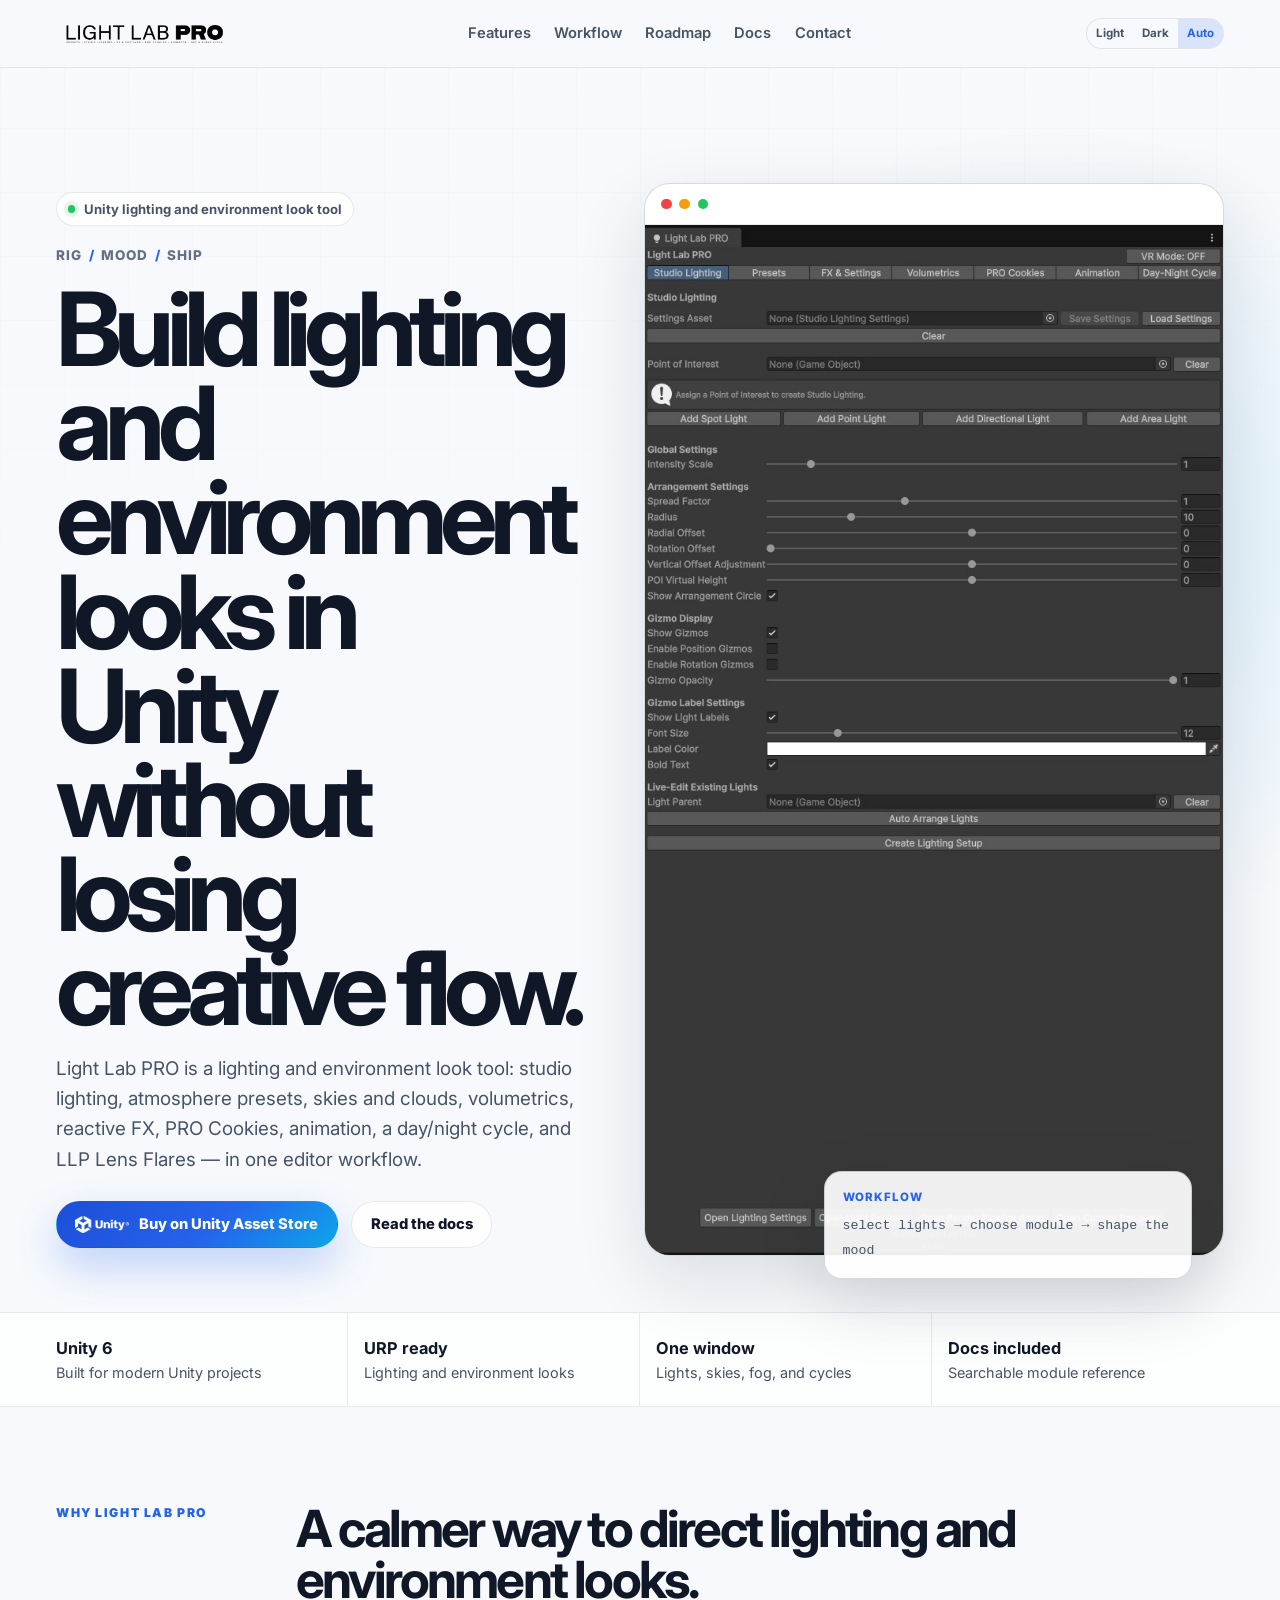
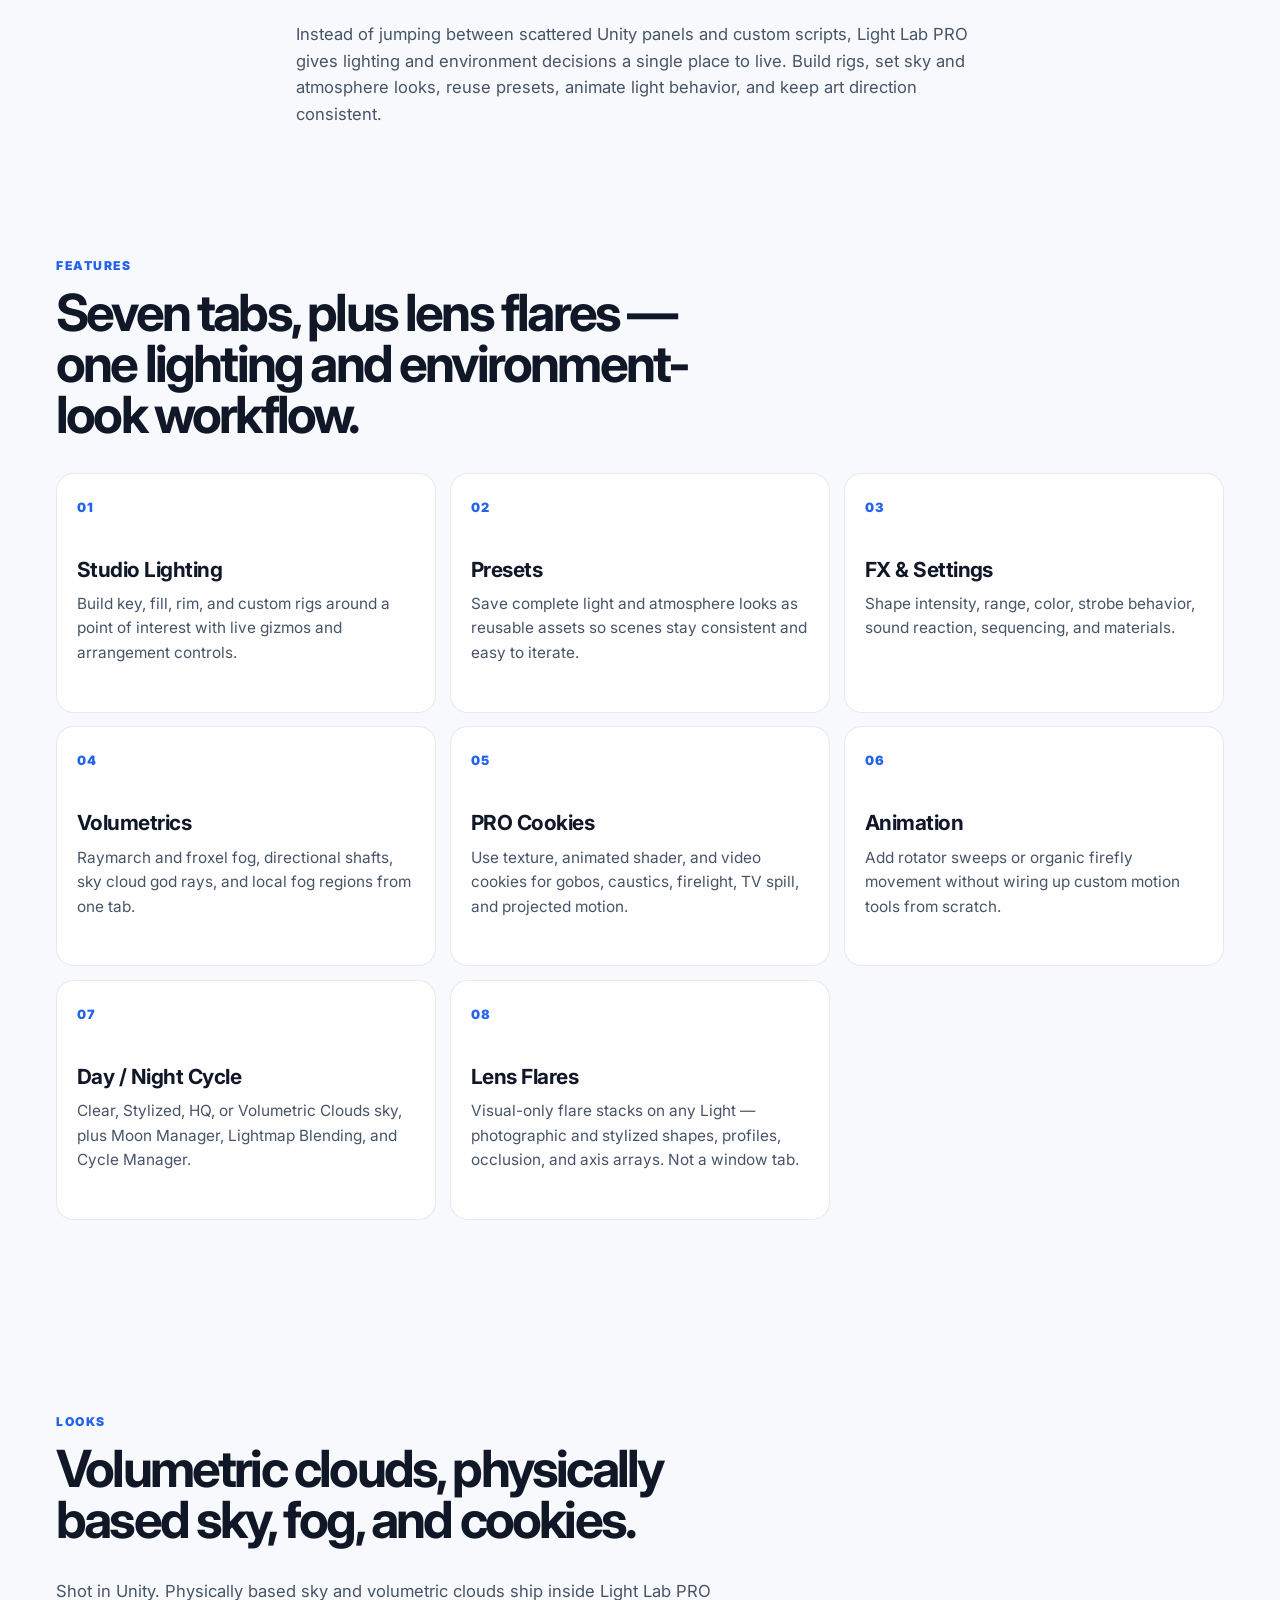
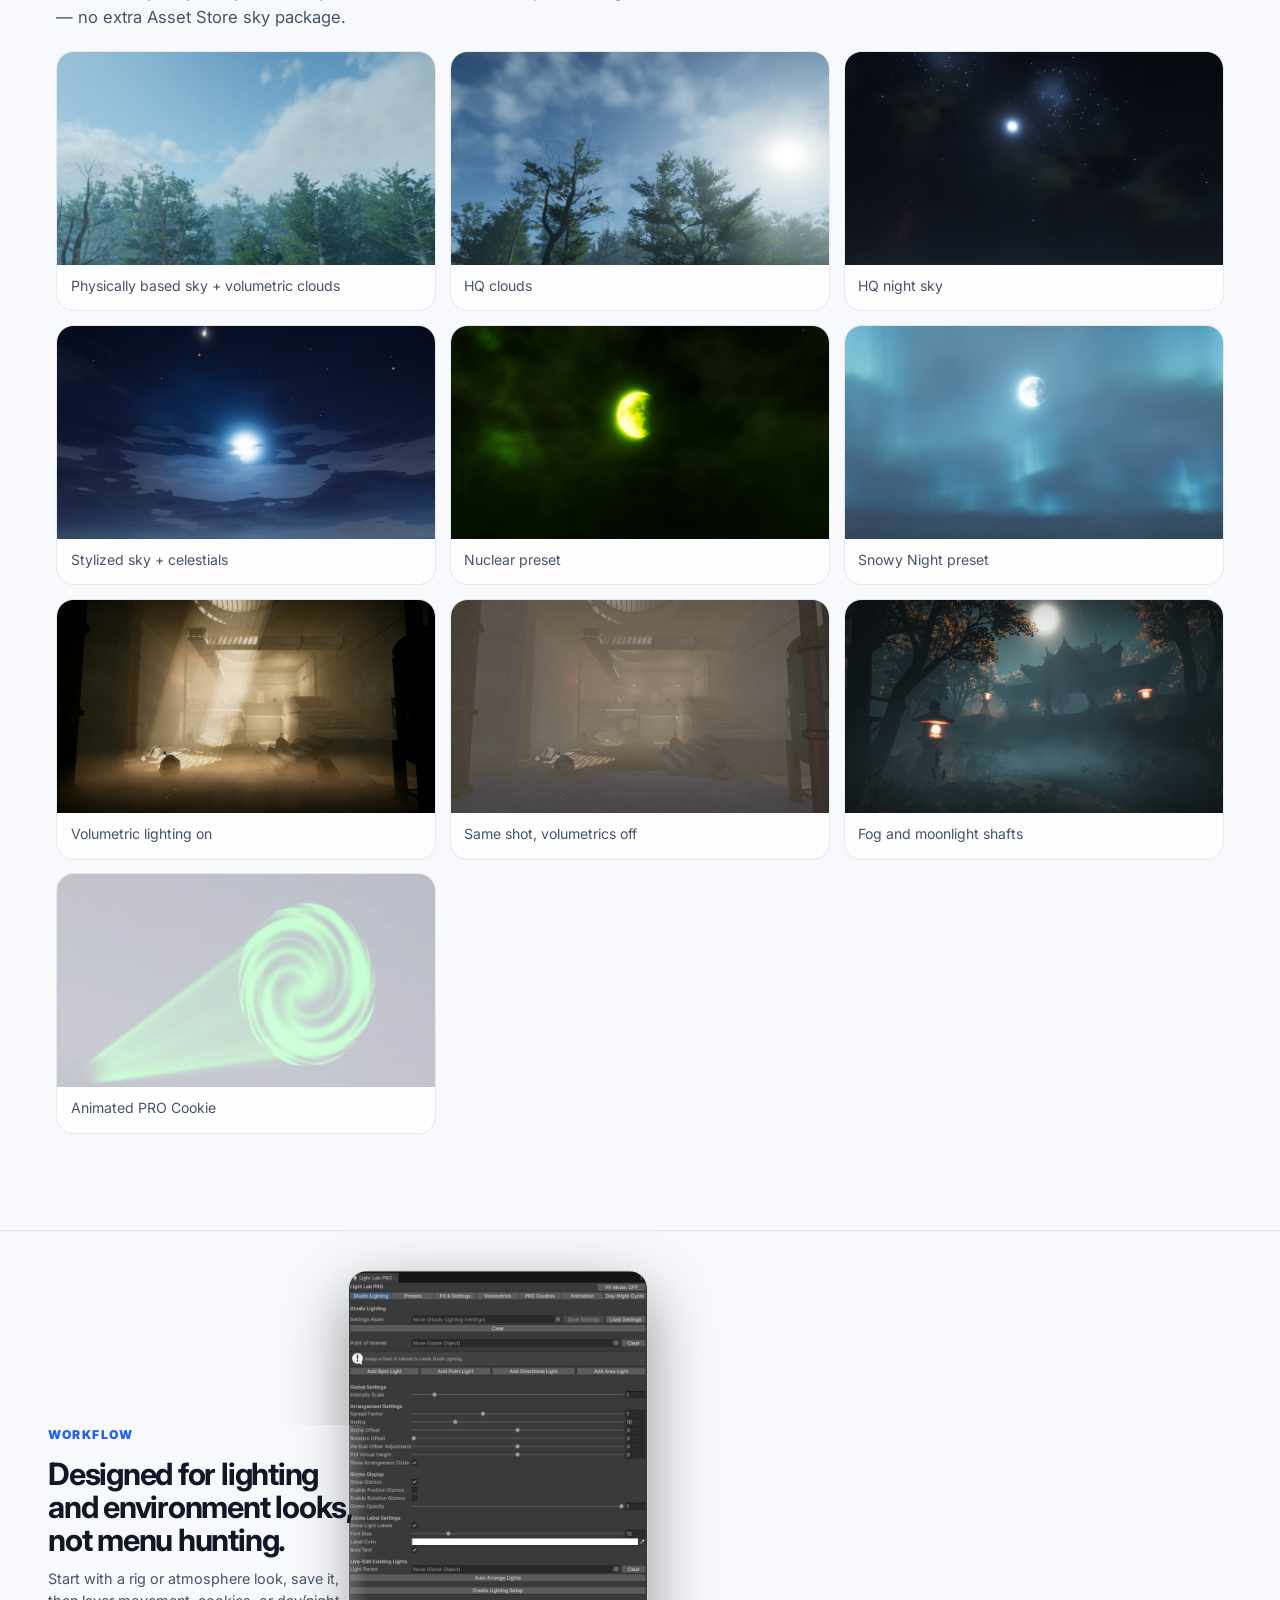
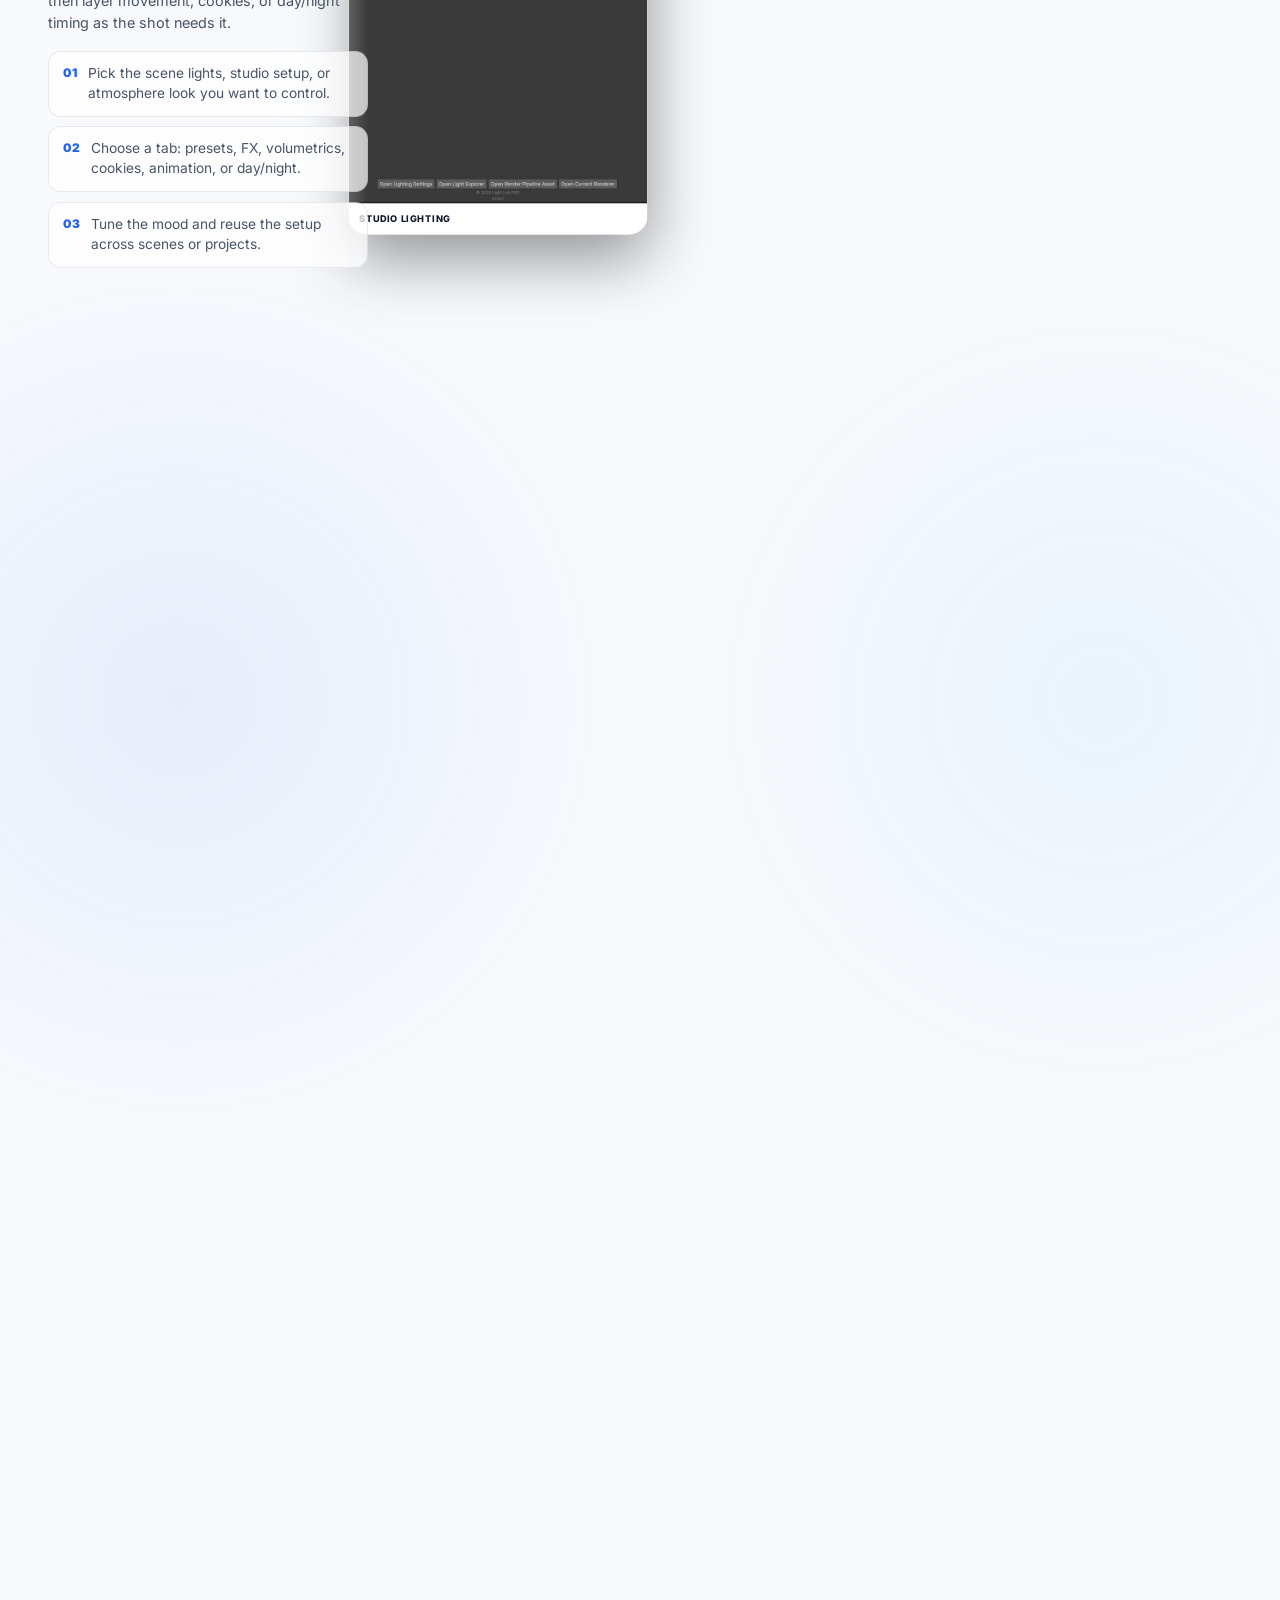
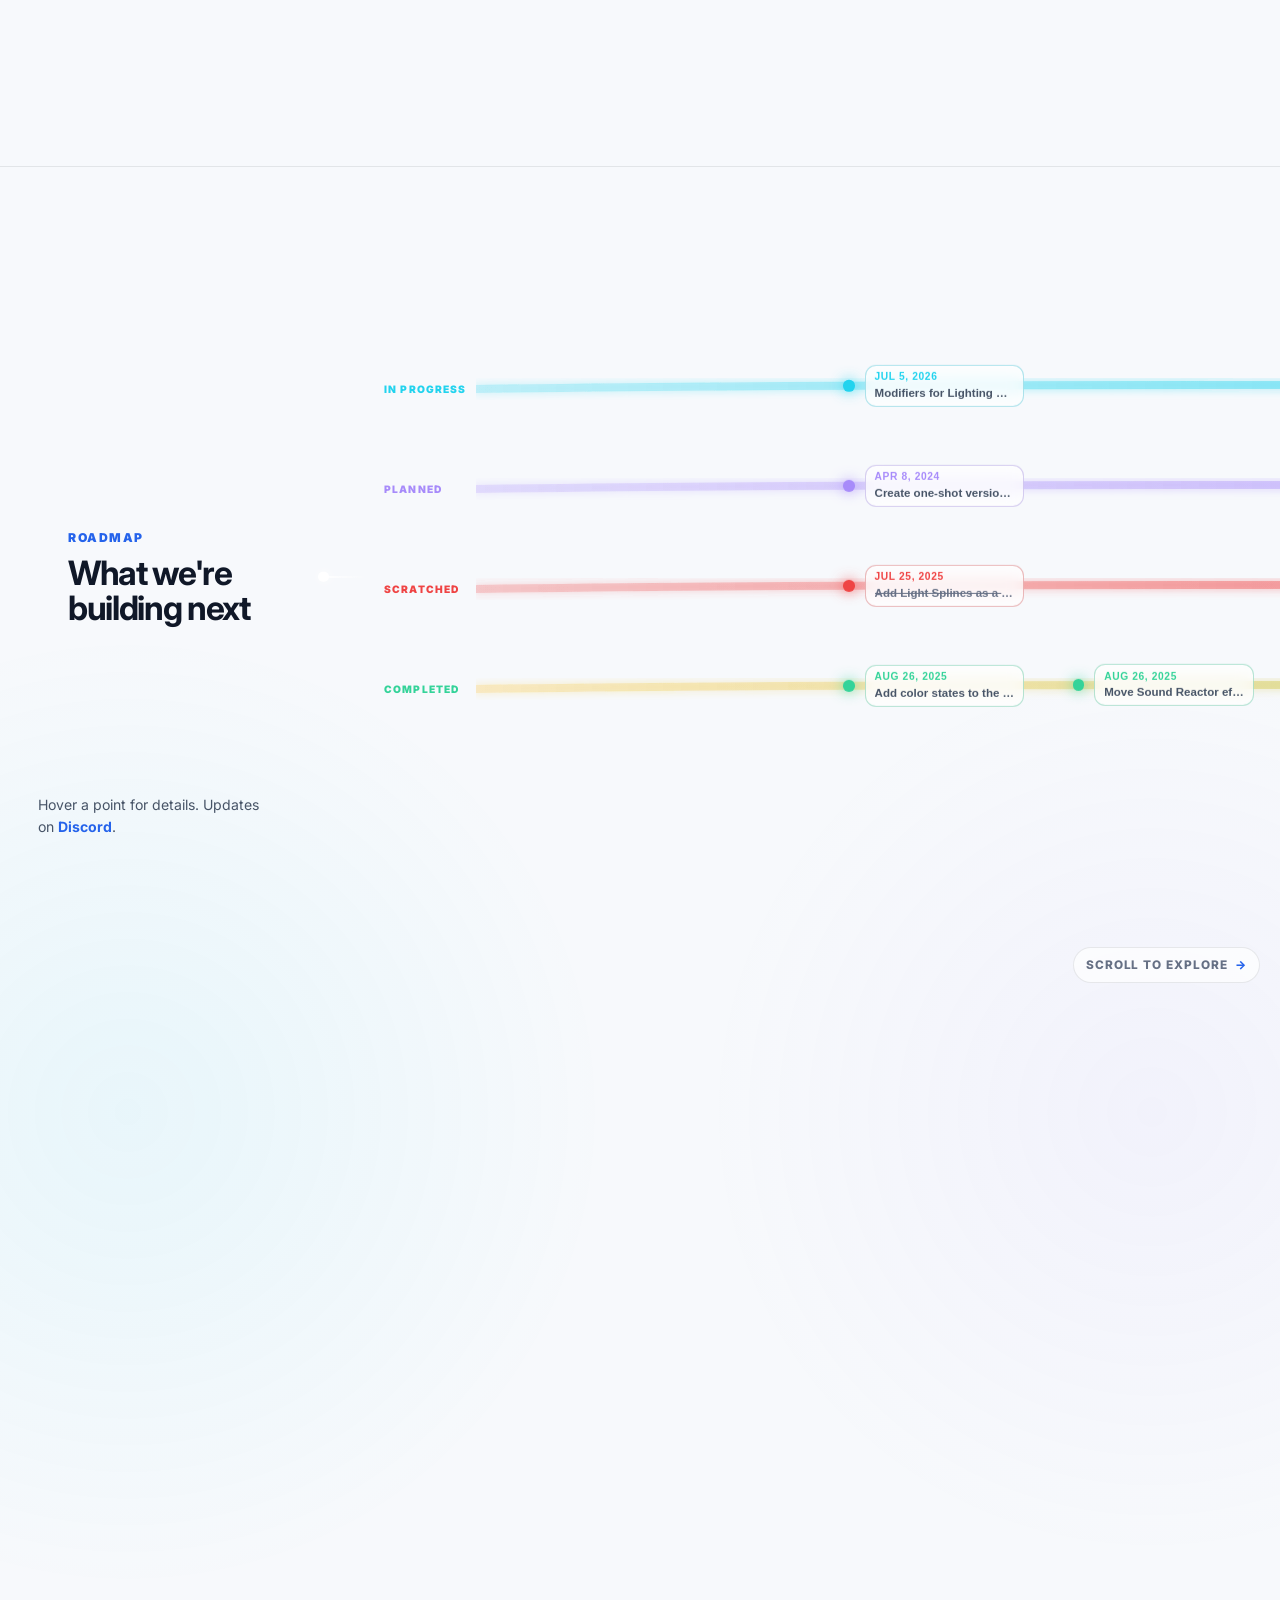
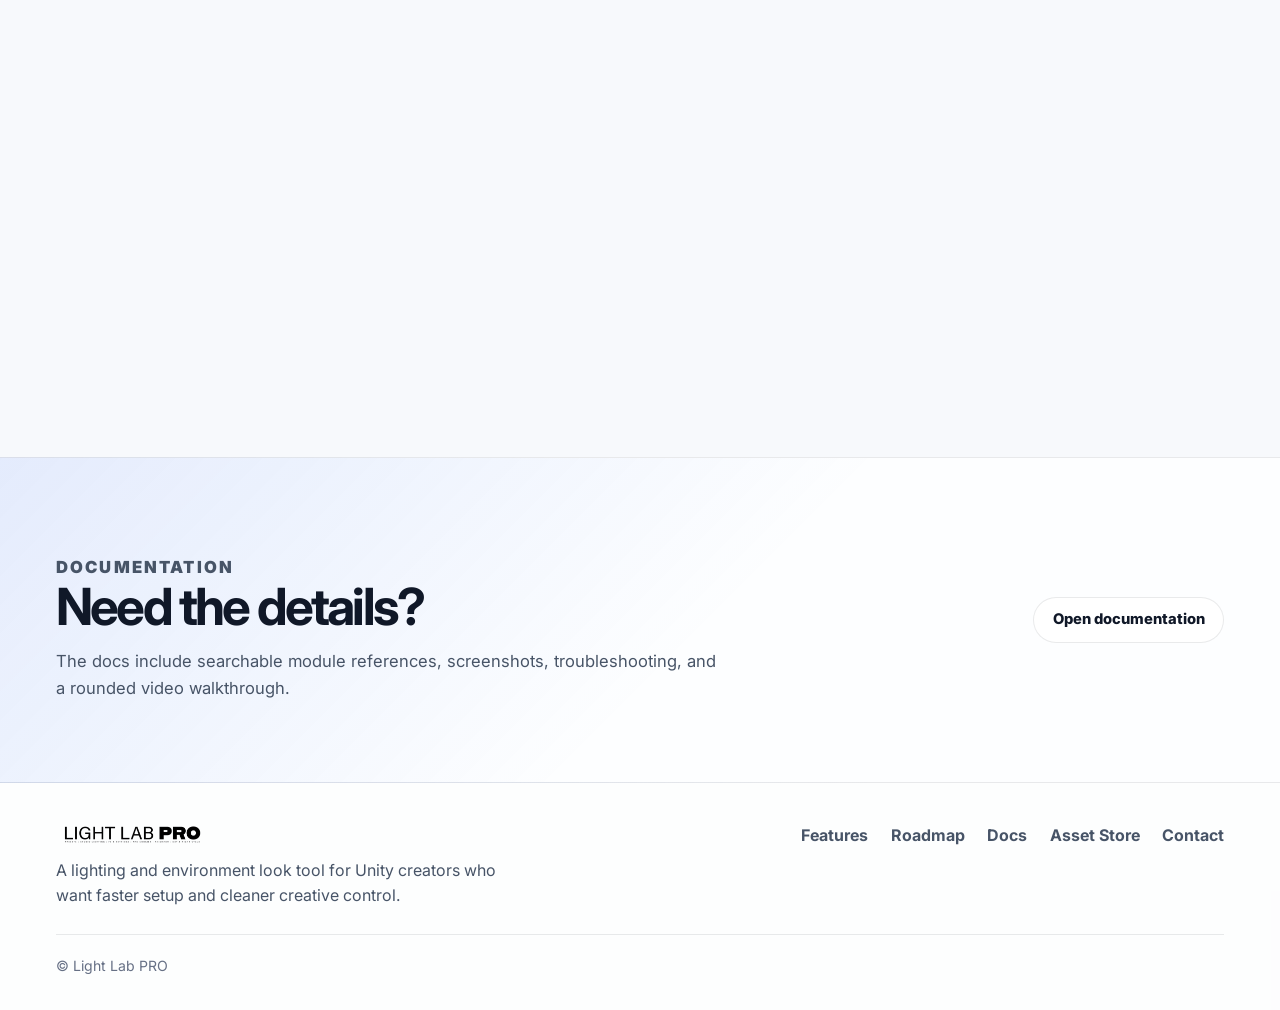
<file: index.html>
<!doctype html>
<html lang="en">
<head>
  <meta charset="UTF-8" />
  <meta name="viewport" content="width=device-width, initial-scale=1.0" />
  <title>Light Lab PRO | Lighting and Environment Look Tool for Unity</title>
  <meta name="description" content="Light Lab PRO is a Unity editor tool for lighting and environment looks — studio rigs, atmosphere presets, volumetrics, skies, PRO Cookies, animation, and day/night cycles." />
  <link rel="preconnect" href="https://fonts.googleapis.com">
  <link rel="preconnect" href="https://fonts.gstatic.com" crossorigin>
  <link href="https://fonts.googleapis.com/css2?family=Inter:wght@400;500;600;700;800&display=swap" rel="stylesheet">
  <link rel="stylesheet" href="landing.css?v=20260709-scratched-red2" />
</head>
<body>
  <header class="site-header">
    <div class="container header-inner">
      <a class="brand" href="#top" aria-label="Light Lab PRO home">
        <img
          class="brand-logo brand-logo--dark"
          src="assets/brand/llp-logo-white.png"
          alt="Light Lab PRO"
          width="180"
          height="26"
        />
        <img
          class="brand-logo brand-logo--light"
          src="assets/brand/llp-banner-logo.png"
          alt=""
          width="180"
          height="26"
          aria-hidden="true"
        />
      </a>

      <nav class="header-nav" aria-label="Primary">
        <a href="#features">Features</a>
        <a href="#workflow">Workflow</a>
        <a href="#roadmap">Roadmap</a>
        <a href="docs/">Docs</a>
        <a href="#contact">Contact</a>
      </nav>

      <div class="header-actions">
        <div class="theme-switch" role="group" aria-label="Theme">
          <button type="button" class="theme-btn" data-theme="light" aria-pressed="false">Light</button>
          <button type="button" class="theme-btn" data-theme="dark" aria-pressed="false">Dark</button>
          <button type="button" class="theme-btn is-active" data-theme="auto" aria-pressed="true">Auto</button>
        </div>
        <button type="button" class="nav-toggle" id="navToggle" aria-expanded="false" aria-controls="mobileNav">Menu</button>
      </div>
    </div>

    <nav class="mobile-nav" id="mobileNav" aria-label="Mobile">
      <a href="#features">Features</a>
      <a href="#workflow">Workflow</a>
      <a href="#roadmap">Roadmap</a>
      <a href="docs/">Docs</a>
      <a href="#contact">Contact</a>
      <a href="https://assetstore.unity.com/packages/tools/utilities/light-lab-pro-beta-280939">Unity Asset Store</a>
    </nav>
  </header>

  <main id="top">
    <section class="hero">
      <div class="container hero-grid">
        <div class="hero-copy">
          <div class="availability">
            <span class="status-dot" aria-hidden="true"></span>
            Unity lighting and environment look tool
          </div>

          <p class="hero-mode">
            <span>Rig</span>
            <span>Mood</span>
            <span>Ship</span>
          </p>

          <h1>Build lighting and environment looks in Unity without losing creative flow.</h1>

          <p class="hero-lead">
            Light Lab PRO is a lighting and environment look tool: studio lighting, atmosphere presets, skies and clouds,
            volumetrics, reactive FX, PRO Cookies, animation, a day/night cycle, and LLP Lens Flares — in one editor workflow.
          </p>

          <div class="hero-actions">
            <a
              class="btn btn-primary"
              href="https://assetstore.unity.com/packages/tools/utilities/light-lab-pro-beta-280939"
              target="_blank"
              rel="noopener noreferrer"
            >
              <img src="assets/brand/unity-logo.png" alt="" width="76" height="25" />
              Buy on Unity Asset Store
            </a>
            <a class="btn btn-ghost" href="docs/">Read the docs</a>
          </div>
        </div>

        <div class="hero-visual" aria-label="Light Lab PRO interface preview">
          <div class="product-window">
            <div class="window-bar">
              <span></span>
              <span></span>
              <span></span>
            </div>
            <img
              src="docs/StudioLightingUIv2.jpg?v=20260821-ui"
              alt="Light Lab PRO studio lighting interface in the Unity editor"
              width="1200"
              height="675"
              loading="eager"
            />
          </div>
          <div class="command-card">
            <span class="command-label">Workflow</span>
            <code>select lights → choose module → shape the mood</code>
          </div>
        </div>
      </div>
    </section>

    <section class="trust-strip" aria-label="Product highlights">
      <div class="container trust-grid">
        <div>
          <strong>Unity 6</strong>
          <span>Built for modern Unity projects</span>
        </div>
        <div>
          <strong>URP ready</strong>
          <span>Lighting and environment looks</span>
        </div>
        <div>
          <strong>One window</strong>
          <span>Lights, skies, fog, and cycles</span>
        </div>
        <div>
          <strong>Docs included</strong>
          <span>Searchable module reference</span>
        </div>
      </div>
    </section>

    <section class="section intro-section">
      <div class="container intro-grid">
        <p class="section-kicker">Why Light Lab PRO</p>
        <div>
          <h2>A calmer way to direct lighting and environment looks.</h2>
          <p>
            Instead of jumping between scattered Unity panels and custom scripts, Light Lab PRO gives lighting and
            environment decisions a single place to live. Build rigs, set sky and atmosphere looks, reuse presets,
            animate light behavior, and keep art direction consistent.
          </p>
        </div>
      </div>
    </section>

    <section class="section" id="features">
      <div class="container">
        <div class="section-header">
          <p class="section-kicker">Features</p>
          <h2>Seven tabs, plus lens flares — one lighting and environment-look workflow.</h2>
        </div>

        <div class="feature-grid">
          <article class="feature-card">
            <span class="feature-number">01</span>
            <h3>Studio Lighting</h3>
            <p>Build key, fill, rim, and custom rigs around a point of interest with live gizmos and arrangement controls.</p>
          </article>

          <article class="feature-card">
            <span class="feature-number">02</span>
            <h3>Presets</h3>
            <p>Save complete light and atmosphere looks as reusable assets so scenes stay consistent and easy to iterate.</p>
          </article>

          <article class="feature-card">
            <span class="feature-number">03</span>
            <h3>FX &amp; Settings</h3>
            <p>Shape intensity, range, color, strobe behavior, sound reaction, sequencing, and materials.</p>
          </article>

          <article class="feature-card">
            <span class="feature-number">04</span>
            <h3>Volumetrics</h3>
            <p>Raymarch and froxel fog, directional shafts, sky cloud god rays, and local fog regions from one tab.</p>
          </article>

          <article class="feature-card">
            <span class="feature-number">05</span>
            <h3>PRO Cookies</h3>
            <p>Use texture, animated shader, and video cookies for gobos, caustics, firelight, TV spill, and projected motion.</p>
          </article>

          <article class="feature-card">
            <span class="feature-number">06</span>
            <h3>Animation</h3>
            <p>Add rotator sweeps or organic firefly movement without wiring up custom motion tools from scratch.</p>
          </article>

          <article class="feature-card">
            <span class="feature-number">07</span>
            <h3>Day / Night Cycle</h3>
            <p>Clear, Stylized, HQ, or Volumetric Clouds sky, plus Moon Manager, Lightmap Blending, and Cycle Manager.</p>
          </article>

          <article class="feature-card">
            <span class="feature-number">08</span>
            <h3>Lens Flares</h3>
            <p>Visual-only flare stacks on any Light — photographic and stylized shapes, profiles, occlusion, and axis arrays. Not a window tab.</p>
          </article>
        </div>
      </div>
    </section>

    <section class="section" id="looks" aria-label="In-engine looks">
      <div class="container">
        <div class="section-header">
          <p class="section-kicker">Looks</p>
          <h2>Volumetric clouds, physically based sky, fog, and cookies.</h2>
        </div>
        <p class="looks-lead">
          Shot in Unity. Physically based sky and volumetric clouds ship inside Light Lab PRO — no extra Asset Store sky package.
        </p>
        <div class="looks-grid">
          <figure>
            <img src="docs/VolumetricCloudsPhysSkyExample.png?v=20260821-looks" alt="Physically based sky with volumetric clouds" loading="lazy" />
            <figcaption>Physically based sky + volumetric clouds</figcaption>
          </figure>
          <figure>
            <img src="docs/HQcloudsAndSkyExample.png?v=20260821-looks" alt="HQ clouds and sky" loading="lazy" />
            <figcaption>HQ clouds</figcaption>
          </figure>
          <figure>
            <img src="docs/HQnightSkyExample.png?v=20260821-looks" alt="HQ night sky" loading="lazy" />
            <figcaption>HQ night sky</figcaption>
          </figure>
          <figure>
            <img src="docs/StylizedSkyExampleAndCelestialElements.png?v=20260821-looks" alt="Stylized sky with stars and nebula" loading="lazy" />
            <figcaption>Stylized sky + celestials</figcaption>
          </figure>
          <figure>
            <img src="docs/PresetsNuclearExample.png?v=20260821-looks" alt="Nuclear atmosphere preset" loading="lazy" />
            <figcaption>Nuclear preset</figcaption>
          </figure>
          <figure>
            <img src="docs/PresetsSnowyNightExample.png?v=20260821-looks" alt="Snowy night atmosphere preset" loading="lazy" />
            <figcaption>Snowy Night preset</figcaption>
          </figure>
          <figure>
            <img src="docs/VolumetricLightingExample1.png?v=20260821-looks" alt="Indoor scene with volumetric lighting on" loading="lazy" />
            <figcaption>Volumetric lighting on</figcaption>
          </figure>
          <figure>
            <img src="docs/VolumetricLightingExampleNoVolumetrics.png?v=20260821-looks" alt="Same indoor scene with volumetrics off" loading="lazy" />
            <figcaption>Same shot, volumetrics off</figcaption>
          </figure>
          <figure>
            <img src="docs/VolumetricLightingAndFogExample.png?v=20260821-looks" alt="Outdoor fog and moonlight shafts" loading="lazy" />
            <figcaption>Fog and moonlight shafts</figcaption>
          </figure>
          <figure>
            <img src="docs/ProCookiesAnimatedExample.jpg?v=20260821-looks" alt="Animated PRO Cookie on a light" loading="lazy" />
            <figcaption>Animated PRO Cookie</figcaption>
          </figure>
        </div>
      </div>
    </section>

    <section class="workflow-pin" id="workflow" aria-label="Workflow">
      <div class="workflow-sticky">
        <div class="workflow-stage">
          <aside class="workflow-intro">
            <div class="workflow-intro__center">
              <p class="section-kicker">Workflow</p>
              <h2>Designed for lighting and environment looks, not menu hunting.</h2>
              <p class="workflow-intro__lead">
                Start with a rig or atmosphere look, save it, then layer movement, cookies, or day/night timing as the shot needs it.
              </p>
            </div>

            <ol class="workflow-list">
              <li><span>01</span><p>Pick the scene lights, studio setup, or atmosphere look you want to control.</p></li>
              <li><span>02</span><p>Choose a tab: presets, FX, volumetrics, cookies, animation, or day/night.</p></li>
              <li><span>03</span><p>Tune the mood and reuse the setup across scenes or projects.</p></li>
            </ol>
          </aside>

          <div class="workflow-stack" id="workflowStack">
            <figure class="workflow-window workflow-window--1">
              <img src="docs/StudioLightingUIv2.jpg?v=20260821-ui" alt="Studio Lighting tab interface" loading="lazy" />
              <figcaption>Studio Lighting</figcaption>
            </figure>
            <figure class="workflow-window workflow-window--2">
              <img src="docs/FXandSettingsUIv2.jpg?v=20260821-ui" alt="FX and Settings tab interface" loading="lazy" />
              <figcaption>FX &amp; Settings</figcaption>
            </figure>
            <figure class="workflow-window workflow-window--3">
              <img src="docs/PresetsUIv2.a.jpg?v=20260821-ui" alt="Atmosphere Presets catalog" loading="lazy" />
              <figcaption>Presets</figcaption>
            </figure>
            <figure class="workflow-window workflow-window--4">
              <img src="docs/VolumetricsUIv2Raymarch.jpg?v=20260821-ui" alt="Volumetrics Raymarch tab" loading="lazy" />
              <figcaption>Volumetrics</figcaption>
            </figure>
            <figure class="workflow-window workflow-window--5">
              <img src="docs/ProCookiesAnimatedTabUI.png" alt="PRO Cookies animated tab interface" loading="lazy" />
              <figcaption>PRO Cookies</figcaption>
            </figure>
            <figure class="workflow-window workflow-window--6">
              <img src="docs/AnimationTabRotatorUI.png" alt="Animation rotator interface" loading="lazy" />
              <figcaption>Animation</figcaption>
            </figure>
            <figure class="workflow-window workflow-window--7">
              <img src="docs/DayNightCycleUIv2DirLightAndSky.v2.a.jpg?v=20260821-ui" alt="Day and night cycle interface" loading="lazy" />
              <figcaption>Day / Night Cycle</figcaption>
            </figure>
          </div>
        </div>
      </div>
    </section>

    <section class="hscroll-pin roadmap-pin" id="roadmap" aria-label="Product roadmap">
      <div class="hscroll-sticky roadmap-sticky">
        <div class="hscroll-stage roadmap-stage">
          <aside class="roadmap-intro">
            <div class="roadmap-intro__center">
              <div class="roadmap-intro__pill">
                <p class="section-kicker">Roadmap</p>
                <h2>What we're building next</h2>
              </div>
              <div class="roadmap-intro__beam" aria-hidden="true"></div>
            </div>
            <p class="roadmap-intro__lead">
              Hover a point for details. Updates on
              <a href="https://discord.gg/GgXHsHGZ3" target="_blank" rel="noopener noreferrer">Discord</a>.
            </p>
          </aside>

          <div class="roadmap-rail" id="roadmapRich">
            <div class="roadmap-labels" id="roadmapLabels"></div>

            <div class="hscroll-scroll roadmap-scroll" id="roadmapScroll">
            <div class="hscroll-track roadmap-track" id="roadmapTrack">
              <div class="roadmap-timeline" id="roadmapTimeline">
                <svg class="roadmap-canvas" id="roadmapCanvas" aria-hidden="true">
              <defs>
                <linearGradient id="branch-in-progress" x1="0%" y1="0%" x2="100%" y2="0%">
                  <stop offset="0%" stop-color="#22d3ee" stop-opacity="0.2" />
                  <stop offset="100%" stop-color="#22d3ee" stop-opacity="1" />
                </linearGradient>
                <linearGradient id="branch-planned" x1="0%" y1="0%" x2="100%" y2="0%">
                  <stop offset="0%" stop-color="#a78bfa" stop-opacity="0.2" />
                  <stop offset="100%" stop-color="#a78bfa" stop-opacity="1" />
                </linearGradient>
                <linearGradient id="branch-scratched" x1="0%" y1="0%" x2="100%" y2="0%">
                  <stop offset="0%" stop-color="#ef4444" stop-opacity="0.2" />
                  <stop offset="100%" stop-color="#ef4444" stop-opacity="1" />
                </linearGradient>
                <linearGradient id="branch-completed" x1="0%" y1="0%" x2="100%" y2="0%">
                  <stop offset="0%" stop-color="#fbbf24" stop-opacity="0.2" />
                  <stop offset="100%" stop-color="#34d399" stop-opacity="1" />
                </linearGradient>
                <filter id="branch-glow" x="-30%" y="-80%" width="160%" height="260%">
                  <feGaussianBlur stdDeviation="5" result="blur" />
                  <feMerge>
                    <feMergeNode in="blur" />
                    <feMergeNode in="SourceGraphic" />
                  </feMerge>
                </filter>
              </defs>
                </svg>
                <div class="roadmap-points" id="roadmapPoints"></div>
              </div>
            </div>
            </div>
          </div>
        </div>

        <div class="roadmap-simple" id="roadmapSimple" hidden></div>

        <p class="hscroll-hint roadmap-scroll-hint" aria-hidden="true">
          <span>Scroll to explore</span>
          <span class="hscroll-hint__arrow">→</span>
        </p>
      </div>
    </section>

    <section class="docs-band">
      <div class="container docs-band-inner">
        <div>
          <p class="section-kicker">Documentation</p>
          <h2>Need the details?</h2>
          <p>The docs include searchable module references, screenshots, troubleshooting, and a rounded video walkthrough.</p>
        </div>
        <a class="btn btn-secondary" href="docs/">Open documentation</a>
      </div>
    </section>
  </main>

  <footer class="site-footer" id="contact">
    <div class="container footer-grid">
      <div class="footer-brand">
        <img
          class="footer-logo footer-logo--dark"
          src="assets/brand/llp-logo-white.png"
          alt="Light Lab PRO"
          width="642"
          height="90"
        />
        <img
          class="footer-logo footer-logo--light"
          src="assets/brand/llp-banner-logo.png"
          alt=""
          width="1200"
          height="176"
          aria-hidden="true"
        />
        <p>A lighting and environment look tool for Unity creators who want faster setup and cleaner creative control.</p>
      </div>

      <nav class="footer-links" aria-label="Footer">
        <a href="#features">Features</a>
        <a href="#roadmap">Roadmap</a>
        <a href="docs/">Docs</a>
        <a href="https://assetstore.unity.com/packages/tools/utilities/light-lab-pro-beta-280939">Asset Store</a>
        <a href="mailto:lightlabpro@gmail.com">Contact</a>
      </nav>
    </div>
    <div class="container footer-meta">
      <p>© Light Lab PRO</p>
    </div>
  </footer>

  <script src="roadmap-data.js?v=20260709-discord-sync"></script>
  <script src="landing.js?v=20260709-scratched-red2"></script>
</body>
</html>
</file>
<file: landing.css>
:root {
  color-scheme: dark;
  --roadmap-timeline-h: 32.5rem;
  --bg: #07090d;
  --bg-elevated: #0d1118;
  --bg-soft: #121824;
  --bg-card: rgba(15, 21, 32, 0.78);
  --text: #f5f7fb;
  --text-muted: #a7b0c0;
  --text-faint: #6f7a8c;
  --border: rgba(255, 255, 255, 0.09);
  --border-strong: rgba(148, 163, 184, 0.22);
  --accent: #2563eb;
  --accent-hover: #3b82f6;
  --accent-soft: rgba(37, 99, 235, 0.14);
  --accent-text: #60a5fa;
  --header-h: 4.25rem;
  --radius: 0.8rem;
  --radius-lg: 1.1rem;
  --radius-xl: 1.6rem;
  --font: Inter, ui-sans-serif, system-ui, -apple-system, "Segoe UI", Roboto, Helvetica, Arial, sans-serif;
  --shadow: 0 28px 80px rgba(0, 0, 0, 0.46);
  --content-max: 73rem;
}

:root[data-theme="light"] {
  color-scheme: light;
  --bg: #f7f9fc;
  --bg-elevated: #ffffff;
  --bg-soft: #edf2f9;
  --bg-card: rgba(255, 255, 255, 0.82);
  --text: #101828;
  --text-muted: #475467;
  --text-faint: #667085;
  --border: rgba(16, 24, 40, 0.09);
  --border-strong: rgba(16, 24, 40, 0.16);
  --accent-text: #2563eb;
  --shadow: 0 24px 70px rgba(16, 24, 40, 0.12);
}

@media (prefers-color-scheme: light) {
  :root:not([data-theme="dark"]) {
    color-scheme: light;
    --bg: #f7f9fc;
    --bg-elevated: #ffffff;
    --bg-soft: #edf2f9;
    --bg-card: rgba(255, 255, 255, 0.82);
    --text: #101828;
    --text-muted: #475467;
    --text-faint: #667085;
    --border: rgba(16, 24, 40, 0.09);
    --border-strong: rgba(16, 24, 40, 0.16);
    --accent-text: #2563eb;
    --shadow: 0 24px 70px rgba(16, 24, 40, 0.12);
  }
}

*,
*::before,
*::after {
  box-sizing: border-box;
}

html {
  scroll-behavior: smooth;
}

body {
  margin: 0;
  min-height: 100vh;
  font-family: var(--font);
  background:
    radial-gradient(circle at 18% -8%, rgba(37, 99, 235, 0.28), transparent 30rem),
    radial-gradient(circle at 82% 6%, rgba(14, 165, 233, 0.15), transparent 26rem),
    var(--bg);
  color: var(--text);
  line-height: 1.6;
  -webkit-font-smoothing: antialiased;
}

body::before {
  content: "";
  position: fixed;
  inset: 0;
  pointer-events: none;
  background-image:
    linear-gradient(rgba(148, 163, 184, 0.045) 1px, transparent 1px),
    linear-gradient(90deg, rgba(148, 163, 184, 0.045) 1px, transparent 1px);
  background-size: 4rem 4rem;
  mask-image: linear-gradient(to bottom, black, transparent 78%);
  z-index: -1;
}

a {
  color: inherit;
}

img {
  display: block;
  max-width: 100%;
}

.container {
  width: min(calc(100% - 2rem), var(--content-max));
  margin-inline: auto;
}

/* Header */
.site-header {
  position: sticky;
  top: 0;
  z-index: 50;
  height: var(--header-h);
  border-bottom: 1px solid var(--border);
  background: color-mix(in srgb, var(--bg) 82%, transparent);
  backdrop-filter: blur(18px);
}

.header-inner {
  display: flex;
  align-items: center;
  justify-content: space-between;
  gap: 1rem;
  height: 100%;
}

.brand {
  display: inline-flex;
  align-items: center;
  text-decoration: none;
}

.brand-logo {
  height: 2rem;
  width: auto;
  max-width: 11rem;
  object-fit: contain;
}

.brand-logo--light {
  display: none;
}

:root[data-theme="light"] .brand-logo--dark {
  display: none;
}

:root[data-theme="light"] .brand-logo--light {
  display: block;
}

@media (prefers-color-scheme: light) {
  :root:not([data-theme="dark"]) .brand-logo--dark {
    display: none;
  }

  :root:not([data-theme="dark"]) .brand-logo--light {
    display: block;
  }
}

.header-nav {
  display: none;
  align-items: center;
  gap: 1.45rem;
}

.header-nav a,
.mobile-nav a {
  text-decoration: none;
  color: var(--text-muted);
  font-size: 0.92rem;
  font-weight: 600;
}

.header-nav a:hover,
.mobile-nav a:hover {
  color: var(--accent-text);
}

.header-actions {
  display: flex;
  align-items: center;
  gap: 0.7rem;
}

.theme-switch {
  display: inline-flex;
  overflow: hidden;
  border: 1px solid var(--border);
  border-radius: 999px;
  background: rgba(255, 255, 255, 0.03);
}

.theme-btn {
  border: 0;
  background: transparent;
  color: var(--text-muted);
  font: inherit;
  font-size: 0.72rem;
  font-weight: 700;
  padding: 0.34rem 0.56rem;
  cursor: pointer;
}

.theme-btn.is-active {
  background: var(--accent-soft);
  color: var(--accent-text);
}

.nav-toggle {
  border: 1px solid var(--border);
  border-radius: 999px;
  background: var(--bg-elevated);
  color: var(--text);
  font: inherit;
  font-size: 0.84rem;
  font-weight: 700;
  padding: 0.42rem 0.78rem;
  cursor: pointer;
}

.mobile-nav {
  display: none;
  position: fixed;
  inset: var(--header-h) 0 auto 0;
  z-index: 40;
  padding: 0.75rem 1rem 1rem;
  border-bottom: 1px solid var(--border);
  background: color-mix(in srgb, var(--bg) 94%, transparent);
  backdrop-filter: blur(18px);
}

.mobile-nav.is-open {
  display: grid;
  gap: 0.25rem;
}

.mobile-nav a {
  padding: 0.75rem;
  border-radius: var(--radius);
}

.mobile-nav a:hover {
  background: var(--bg-soft);
}

/* Buttons */
.btn {
  display: inline-flex;
  align-items: center;
  justify-content: center;
  gap: 0.65rem;
  min-height: 2.7rem;
  padding: 0.65rem 1.15rem;
  border-radius: 999px;
  border: 1px solid transparent;
  font: inherit;
  font-size: 0.92rem;
  font-weight: 800;
  text-decoration: none;
  transition: transform 0.16s ease, border-color 0.16s ease, background 0.16s ease;
}

.btn:hover {
  transform: translateY(-1px);
}

.btn-primary {
  color: #fff;
  background: linear-gradient(135deg, #1d4ed8 0%, #2563eb 55%, #0ea5e9 100%);
  box-shadow: 0 18px 42px rgba(37, 99, 235, 0.27);
}

.btn-primary:hover {
  background: linear-gradient(135deg, #1e40af 0%, #2563eb 55%, #0284c7 100%);
}

.btn-secondary,
.btn-ghost {
  color: var(--text);
  background: var(--bg-card);
  border-color: var(--border);
}

.btn-secondary:hover,
.btn-ghost:hover {
  border-color: color-mix(in srgb, var(--accent) 42%, var(--border));
  color: var(--accent-text);
}

.btn img {
  height: 1.1rem;
  width: auto;
}

/* Hero */
.hero {
  padding: clamp(4rem, 9vw, 7.5rem) 0 3.5rem;
}

.hero-grid {
  display: grid;
  gap: clamp(2rem, 5vw, 4rem);
  align-items: center;
}

.hero-copy {
  max-width: 42rem;
}

.availability {
  display: inline-flex;
  align-items: center;
  gap: 0.55rem;
  margin-bottom: 1.15rem;
  padding: 0.35rem 0.7rem;
  border: 1px solid var(--border);
  border-radius: 999px;
  background: var(--bg-card);
  color: var(--text-muted);
  font-size: 0.82rem;
  font-weight: 700;
}

.status-dot {
  width: 0.45rem;
  height: 0.45rem;
  border-radius: 999px;
  background: #22c55e;
  box-shadow: 0 0 0 4px rgba(34, 197, 94, 0.12);
}

.hero-mode {
  display: flex;
  flex-wrap: wrap;
  gap: 0.4rem;
  margin: 0 0 1rem;
  color: var(--text-faint);
  font-size: 0.84rem;
  font-weight: 800;
  letter-spacing: 0.08em;
  text-transform: uppercase;
}

.hero-mode span:not(:last-child)::after {
  content: "/";
  margin-left: 0.4rem;
  color: var(--accent-text);
}

.hero h1 {
  max-width: 12ch;
  margin: 0 0 1.15rem;
  font-size: clamp(3.1rem, 8vw, 6.6rem);
  line-height: 0.92;
  letter-spacing: -0.075em;
}

.hero-lead {
  max-width: 38rem;
  margin: 0 0 1.65rem;
  color: var(--text-muted);
  font-size: clamp(1rem, 1.8vw, 1.18rem);
}

.hero-actions {
  display: flex;
  flex-wrap: wrap;
  gap: 0.85rem;
}

.hero-visual {
  position: relative;
}

.product-window {
  overflow: hidden;
  border: 1px solid var(--border-strong);
  border-radius: var(--radius-xl);
  background: var(--bg-elevated);
  box-shadow: var(--shadow);
}

.window-bar {
  display: flex;
  gap: 0.45rem;
  padding: 0.9rem 1rem;
  border-bottom: 1px solid var(--border);
  background: linear-gradient(180deg, rgba(255, 255, 255, 0.055), transparent);
}

.window-bar span {
  width: 0.68rem;
  height: 0.68rem;
  border-radius: 50%;
  background: #64748b;
}

.window-bar span:nth-child(1) {
  background: #ef4444;
}

.window-bar span:nth-child(2) {
  background: #f59e0b;
}

.window-bar span:nth-child(3) {
  background: #22c55e;
}

.product-window img {
  width: 100%;
  height: auto;
}

.command-card {
  position: absolute;
  right: clamp(0.75rem, 3vw, 2rem);
  bottom: -1.4rem;
  max-width: min(23rem, calc(100% - 2rem));
  padding: 1rem 1.1rem;
  border: 1px solid var(--border-strong);
  border-radius: var(--radius-lg);
  background: color-mix(in srgb, var(--bg-elevated) 92%, transparent);
  box-shadow: var(--shadow);
}

.command-label {
  display: block;
  margin-bottom: 0.25rem;
  color: var(--accent-text);
  font-size: 0.72rem;
  font-weight: 800;
  letter-spacing: 0.08em;
  text-transform: uppercase;
}

.command-card code {
  color: var(--text-muted);
  font-family: "SFMono-Regular", Consolas, "Liberation Mono", monospace;
  font-size: 0.83rem;
}

/* Shared sections */
.section {
  padding: clamp(4rem, 8vw, 6rem) 0;
}

.section-kicker {
  margin: 0 0 0.75rem;
  color: var(--accent-text);
  font-size: 0.76rem;
  font-weight: 900;
  letter-spacing: 0.13em;
  text-transform: uppercase;
}

.section-header {
  max-width: 40rem;
  margin-bottom: 2rem;
}

.section-header h2,
.intro-grid h2,
.showcase-copy h2,
.docs-band h2 {
  margin: 0;
  font-size: clamp(2rem, 4vw, 3.25rem);
  line-height: 1;
  letter-spacing: -0.055em;
}

.trust-strip {
  border-block: 1px solid var(--border);
  background: color-mix(in srgb, var(--bg-elevated) 72%, transparent);
}

.trust-grid {
  display: grid;
  gap: 0;
}

.trust-grid div {
  padding: 1.1rem 0;
  border-bottom: 1px solid var(--border);
}

.trust-grid div:last-child {
  border-bottom: 0;
}

.trust-grid strong,
.trust-grid span {
  display: block;
}

.trust-grid strong {
  font-size: 1.02rem;
}

.trust-grid span {
  color: var(--text-muted);
  font-size: 0.9rem;
}

.intro-section {
  padding-bottom: 2rem;
}

.intro-grid {
  display: grid;
  gap: 1rem;
  align-items: start;
}

.intro-grid p:last-child,
.showcase-copy > p,
.docs-band p {
  max-width: 42rem;
  margin: 1rem 0 0;
  color: var(--text-muted);
  font-size: 1.04rem;
}

/* Features */
.feature-grid {
  display: grid;
  gap: 0.85rem;
}

.feature-card {
  min-height: 15rem;
  padding: 1.25rem;
  border: 1px solid var(--border);
  border-radius: var(--radius-lg);
  background: var(--bg-card);
  transition: border-color 0.16s ease, transform 0.16s ease, background 0.16s ease;
}

.feature-card:hover {
  transform: translateY(-2px);
  border-color: color-mix(in srgb, var(--accent) 40%, var(--border));
  background: color-mix(in srgb, var(--bg-card) 85%, var(--accent-soft));
}

.feature-number {
  color: var(--accent-text);
  font-size: 0.8rem;
  font-weight: 900;
  letter-spacing: 0.11em;
}

.feature-card h3 {
  margin: 2.4rem 0 0.65rem;
  font-size: 1.3rem;
  line-height: 1.15;
  letter-spacing: -0.025em;
}

.feature-card p {
  margin: 0;
  color: var(--text-muted);
  font-size: 0.96rem;
}

.looks-lead {
  max-width: 42rem;
  margin: 0 0 1.25rem;
  color: var(--text-muted);
  font-size: 1.04rem;
}

.looks-grid {
  display: grid;
  gap: 0.85rem;
}

.looks-grid figure {
  margin: 0;
  border: 1px solid var(--border);
  border-radius: var(--radius-lg);
  overflow: hidden;
  background: var(--bg-card);
}

.looks-grid img {
  display: block;
  width: 100%;
  aspect-ratio: 16 / 9;
  object-fit: cover;
}

.looks-grid figcaption {
  padding: 0.65rem 0.85rem 0.8rem;
  color: var(--text-muted);
  font-size: 0.88rem;
}
}

/* Horizontal scroll (roadmap) */
.hscroll-pin {
  position: relative;
  width: 100%;
  border-block: 1px solid var(--border);
}

.hscroll-sticky {
  position: sticky;
  top: var(--header-h);
  height: calc(100vh - var(--header-h));
  overflow: hidden;
}

.hscroll-stage {
  display: flex;
  align-items: center;
  width: 100%;
  height: 100%;
  overflow: hidden;
}

.roadmap-stage {
  padding-block: 0.5rem 1.25rem;
  box-sizing: border-box;
}

.hscroll-stage > .roadmap-rail {
  flex: 1 1 0;
  min-width: 0;
  width: 0;
}

.hscroll-scroll {
  flex: 1 1 0;
  min-width: 0;
  width: 0;
  overflow: hidden;
}

.hscroll-track {
  display: flex;
  align-items: center;
  flex-shrink: 0;
  width: max-content;
  height: 100%;
  will-change: transform;
}

.hscroll-hint {
  position: absolute;
  right: 1.25rem;
  bottom: 1rem;
  display: inline-flex;
  align-items: center;
  gap: 0.45rem;
  margin: 0;
  padding: 0.45rem 0.75rem;
  border: 1px solid var(--border);
  border-radius: 999px;
  background: color-mix(in srgb, var(--bg-card) 80%, transparent);
  color: var(--text-faint);
  font-size: 0.74rem;
  font-weight: 800;
  letter-spacing: 0.08em;
  text-transform: uppercase;
  pointer-events: none;
  transition: opacity 0.2s ease;
}

.hscroll-hint.is-hidden {
  opacity: 0;
}

.hscroll-hint__arrow {
  color: var(--accent-text);
  animation: hscroll-hint-nudge 1.4s ease-in-out infinite;
}

@keyframes hscroll-hint-nudge {
  0%,
  100% {
    transform: translateX(0);
  }

  50% {
    transform: translateX(0.22rem);
  }
}

/* Workflow — stacked panel reveal */
.workflow-pin {
  position: relative;
  width: 100%;
  border-block: 1px solid var(--border);
  background:
    radial-gradient(circle at 14% 50%, rgba(37, 99, 235, 0.08), transparent 28rem),
    radial-gradient(circle at 86% 50%, rgba(14, 165, 233, 0.06), transparent 26rem),
    var(--bg);
}

.workflow-sticky {
  position: sticky;
  top: var(--header-h);
  height: calc(100vh - var(--header-h));
  overflow: hidden;
}

.workflow-stage {
  display: grid;
  grid-template-columns: minmax(0, 1fr);
  justify-items: center;
  align-items: center;
  height: 100%;
  padding: 0 clamp(1.5rem, 4vw, 3rem);
  overflow: hidden;
}

.workflow-stage > .workflow-intro,
.workflow-stage > .workflow-stack {
  grid-area: 1 / 1;
}

.workflow-intro {
  position: relative;
  z-index: 2;
  justify-self: start;
  align-self: center;
  width: min(20rem, 34vw);
  height: auto;
  padding: 0;
  background: linear-gradient(90deg, var(--bg) 70%, transparent);
  pointer-events: none;
}

.workflow-intro * {
  pointer-events: auto;
}

.workflow-intro__center h2 {
  margin: 0.35rem 0 0;
  font-size: clamp(1.45rem, 2.4vw, 2rem);
  line-height: 1.08;
  letter-spacing: -0.04em;
}

.workflow-intro__lead {
  margin: 0.75rem 0 0;
  color: var(--text-muted);
  font-size: 0.9rem;
  line-height: 1.5;
}

.workflow-list {
  display: grid;
  gap: 0.6rem;
  margin: 1.1rem 0 0;
  padding: 0;
  list-style: none;
}

.workflow-list li {
  display: grid;
  grid-template-columns: auto 1fr;
  gap: 0.65rem;
  align-items: start;
  padding: 0.75rem 0.85rem;
  border: 1px solid var(--border);
  border-radius: var(--radius);
  background: color-mix(in srgb, var(--bg-card) 86%, transparent);
}

.workflow-list span {
  color: var(--accent-text);
  font-size: 0.74rem;
  font-weight: 900;
  letter-spacing: 0.08em;
}

.workflow-list p {
  margin: 0;
  color: var(--text-muted);
  font-size: 0.86rem;
  line-height: 1.45;
}

.workflow-stack {
  position: relative;
  z-index: 1;
  justify-self: stretch;
  width: 100%;
  height: min(46rem, calc(100vh - var(--header-h) - 0.5rem));
  margin: 0;
}

.workflow-window {
  position: absolute;
  top: 50%;
  left: 50%;
  margin: 0;
  border: 1px solid var(--border-strong);
  border-radius: var(--radius-xl);
  background: var(--bg-elevated);
  box-shadow: var(--shadow);
  overflow: hidden;
  opacity: 0;
  transform: translate(-50%, calc(-50% + 2rem)) scale(0.9);
  transition:
    opacity 0.32s ease,
    transform 0.38s cubic-bezier(0.22, 1, 0.36, 1),
    box-shadow 0.32s ease;
  pointer-events: none;
}

.workflow-window img {
  display: block;
  width: 100%;
  height: auto;
}

.workflow-window figcaption {
  padding: 0.7rem 0.9rem;
  border-top: 1px solid var(--border);
  color: var(--text);
  font-size: 0.8rem;
  font-weight: 800;
  letter-spacing: 0.06em;
  text-transform: uppercase;
}

.workflow-window.is-revealed {
  opacity: 1;
  pointer-events: auto;
}

.workflow-window.is-front {
  box-shadow: 0 32px 90px rgba(0, 0, 0, 0.42);
  filter: brightness(1.03);
}

.workflow-window--1 { left: 38%; width: min(44%, 26rem); }
.workflow-window--1.is-revealed { transform: translate(-50%, calc(-50% - 12%)) scale(0.72); }

.workflow-window--2 { left: 80%; width: min(46%, 27rem); }
.workflow-window--2.is-revealed { transform: translate(-50%, calc(-50% + 8%)) scale(0.78); }

.workflow-window--3 { left: 45%; width: min(47%, 28rem); }
.workflow-window--3.is-revealed { transform: translate(-50%, calc(-50% - 8%)) scale(0.82); }

.workflow-window--4 { left: 76%; width: min(48%, 29rem); }
.workflow-window--4.is-revealed { transform: translate(-50%, calc(-50% - 22%)) scale(0.86); }

.workflow-window--5 { left: 40%; width: min(49%, 30rem); }
.workflow-window--5.is-revealed { transform: translate(-50%, calc(-50% - 36%)) scale(0.9); }

.workflow-window--6 { left: 83%; width: min(50%, 31rem); }
.workflow-window--6.is-revealed { transform: translate(-50%, calc(-50% - 48%)) scale(0.94); }

.workflow-window--7 { left: 62%; width: min(50%, 31rem); }
.workflow-window--7.is-revealed { transform: translate(-50%, calc(-50% - 8%)) scale(0.8); }

/* Docs band */
.docs-band {
  padding: clamp(3.25rem, 7vw, 5rem) 0;
  border-block: 1px solid var(--border);
  background:
    linear-gradient(135deg, color-mix(in srgb, var(--accent) 12%, transparent), transparent 55%),
    color-mix(in srgb, var(--bg-elevated) 76%, transparent);
}

.docs-band-inner {
  display: grid;
  gap: 1.5rem;
  align-items: center;
}

/* Roadmap */
.roadmap-pin {
  background:
    radial-gradient(circle at 10% 50%, rgba(34, 211, 238, 0.07), transparent 30rem),
    radial-gradient(circle at 90% 50%, rgba(167, 139, 250, 0.06), transparent 28rem),
    var(--bg);
}

.roadmap-intro {
  position: relative;
  z-index: 3;
  display: flex;
  flex-direction: column;
  justify-content: center;
  align-self: center;
  flex: 0 0 clamp(17rem, 30vw, 24rem);
  flex-shrink: 0;
  height: var(--roadmap-timeline-h);
  padding: 0 clamp(1.5rem, 3vw, 2.5rem);
  background: transparent;
}

.roadmap-intro__center {
  position: relative;
  width: 100%;
}

.roadmap-intro__pill {
  padding: clamp(1.2rem, 2.4vw, 1.65rem) clamp(1.3rem, 2.6vw, 1.85rem);
  border: 0;
  border-radius: 999px;
  background: transparent;
  backdrop-filter: none;
  box-shadow: none;
}

.roadmap-intro__pill .section-kicker {
  margin-bottom: 0.5rem;
}

.roadmap-intro__pill h2 {
  margin: 0;
  font-size: clamp(1.55rem, 2.8vw, 2.1rem);
  line-height: 1.05;
  letter-spacing: -0.04em;
}

.roadmap-intro__lead {
  position: absolute;
  left: clamp(1.5rem, 3vw, 2.5rem);
  right: 0.5rem;
  bottom: 0;
  max-width: 15rem;
  margin: 0;
  color: var(--text-muted);
  font-size: 0.88rem;
  line-height: 1.5;
}

.roadmap-intro__lead a {
  color: var(--accent-text);
  text-decoration: none;
  font-weight: 700;
}

.roadmap-intro__lead a:hover {
  text-decoration: underline;
}

.roadmap-intro__beam {
  position: absolute;
  top: 50%;
  right: -1.35rem;
  width: clamp(1.5rem, 4vw, 2.75rem);
  height: 2px;
  transform: translateY(-50%);
  background: linear-gradient(90deg, rgba(255, 255, 255, 0.9), rgba(255, 255, 255, 0.05));
  box-shadow: 0 0 16px rgba(255, 255, 255, 0.4);
}

.roadmap-intro__beam::before {
  content: "";
  position: absolute;
  left: -0.3rem;
  top: 50%;
  width: 0.65rem;
  height: 0.65rem;
  border-radius: 50%;
  transform: translateY(-50%);
  background: #fff;
  box-shadow: 0 0 14px rgba(255, 255, 255, 0.85);
}

.roadmap-rail {
  display: flex;
  flex: 1 1 0;
  align-self: center;
  height: var(--roadmap-timeline-h);
  min-width: 0;
  width: 0;
}

.roadmap-scroll {
  flex: 1 1 0;
  min-width: 0;
  width: 0;
  height: 100%;
  overflow: hidden;
}

.roadmap-track {
  flex-shrink: 0;
  height: 100%;
  width: max-content;
}

.roadmap-timeline {
  position: relative;
  flex: 0 0 auto;
  flex-shrink: 0;
  width: max-content;
  height: var(--roadmap-timeline-h);
  margin-left: 0;
  overflow: visible;
}

.roadmap-canvas {
  display: block;
  width: 100%;
  height: 100%;
  overflow: visible;
}

.roadmap-branch {
  fill: none;
  stroke-width: 8;
  stroke-linecap: round;
  filter: url(#branch-glow);
}

.roadmap-labels {
  position: relative;
  z-index: 2;
  flex: 0 0 5.75rem;
  height: 100%;
  pointer-events: none;
  background: transparent;
}

.roadmap-label {
  position: absolute;
  left: 0;
  margin: 0;
  padding-right: 0.35rem;
  transform: translateY(-50%);
  color: var(--text-faint);
  font-size: 0.64rem;
  font-weight: 900;
  letter-spacing: 0.11em;
  line-height: 1.2;
  text-transform: uppercase;
  white-space: nowrap;
}

.roadmap-label--in-progress { color: #22d3ee; }
.roadmap-label--planned { color: #a78bfa; }
.roadmap-label--scratched { color: #ef4444; }
.roadmap-label--completed { color: #34d399; }

.roadmap-points {
  position: absolute;
  inset: 0;
  overflow: visible;
}

.roadmap-point {
  position: absolute;
  z-index: 2;
  display: flex;
  align-items: center;
  gap: 0.45rem;
  width: max-content;
  max-width: 11.5rem;
  height: auto;
  padding: 0;
  border: 0;
  background: transparent;
  transform: translate(0, -50%);
  cursor: pointer;
  text-align: left;
}

.roadmap-point__marker {
  display: grid;
  flex: 0 0 auto;
  place-items: center;
  width: 1.1rem;
  height: 1.1rem;
}

.roadmap-point__dot {
  display: block;
  width: 0.72rem;
  height: 0.72rem;
  border-radius: 50%;
  background: var(--point-color);
  box-shadow: 0 0 14px color-mix(in srgb, var(--point-color) 80%, transparent);
  transition: transform 0.18s ease, box-shadow 0.18s ease;
}

.roadmap-point__peek {
  display: flex;
  flex-direction: column;
  gap: 0.12rem;
  min-width: 0;
  padding: 0.35rem 0.55rem;
  border: 1px solid color-mix(in srgb, var(--point-color, var(--border)) 28%, var(--border));
  border-radius: calc(var(--radius) - 0.1rem);
  background: color-mix(in srgb, var(--bg-card) 86%, transparent);
  backdrop-filter: blur(8px);
  transition: border-color 0.18s ease, background 0.18s ease, box-shadow 0.18s ease;
}

.roadmap-point__peek time {
  display: block;
  color: var(--point-color, var(--accent-text));
  font-size: 0.64rem;
  font-weight: 800;
  letter-spacing: 0.06em;
  text-transform: uppercase;
  line-height: 1.2;
}

.roadmap-point__peek-title {
  display: block;
  color: var(--text-muted);
  font-size: 0.72rem;
  font-weight: 600;
  line-height: 1.3;
  white-space: nowrap;
  overflow: hidden;
  text-overflow: ellipsis;
}

.roadmap-point--in-progress { --point-color: #22d3ee; }
.roadmap-point--planned { --point-color: #a78bfa; }
.roadmap-point--scratched { --point-color: #ef4444; }
.roadmap-point--completed { --point-color: #34d399; }

.roadmap-point--scratched .roadmap-point__peek-title {
  text-decoration: line-through;
  color: var(--text-faint);
}

.roadmap-point:hover .roadmap-point__dot,
.roadmap-point:focus-visible .roadmap-point__dot {
  transform: scale(1.35);
  box-shadow: 0 0 22px var(--point-color);
}

.roadmap-point:hover .roadmap-point__peek,
.roadmap-point:focus-visible .roadmap-point__peek {
  border-color: color-mix(in srgb, var(--point-color) 45%, var(--border));
  background: color-mix(in srgb, var(--bg-elevated) 92%, transparent);
  box-shadow: 0 8px 24px rgba(0, 0, 0, 0.2);
}

.roadmap-point:hover,
.roadmap-point:focus-visible {
  z-index: 10;
}

.roadmap-point__card {
  position: absolute;
  left: 0;
  top: calc(100% + 0.55rem);
  z-index: 5;
  width: max-content;
  max-width: 16rem;
  padding: 0.75rem 0.85rem;
  border: 1px solid var(--border);
  border-radius: var(--radius);
  background: color-mix(in srgb, var(--bg-elevated) 94%, transparent);
  backdrop-filter: blur(12px);
  box-shadow: var(--shadow);
  opacity: 0;
  visibility: hidden;
  transform: translateY(-0.35rem);
  transition: opacity 0.16s ease, transform 0.16s ease, visibility 0.16s ease;
  pointer-events: none;
  text-align: left;
}

.roadmap-point--completed .roadmap-point__card {
  top: auto;
  bottom: calc(100% + 0.55rem);
  transform: translateY(0.35rem);
}

.roadmap-point:hover .roadmap-point__card,
.roadmap-point:focus-visible .roadmap-point__card {
  opacity: 1;
  visibility: visible;
  transform: translateY(0);
}

.roadmap-point:focus-visible {
  outline: none;
}

.roadmap-point:focus-visible .roadmap-point__peek {
  outline: 2px solid var(--accent-text);
  outline-offset: 2px;
}

.roadmap-point__status {
  display: block;
  margin-bottom: 0.35rem;
  color: var(--point-color, var(--text-faint));
  font-size: 0.65rem;
  font-weight: 900;
  letter-spacing: 0.1em;
  text-transform: uppercase;
}

.roadmap-point__module {
  display: block;
  margin-bottom: 0.35rem;
  color: var(--text-faint);
  font-size: 0.68rem;
  font-weight: 800;
  letter-spacing: 0.07em;
  text-transform: uppercase;
}

.roadmap-point__title {
  display: block;
  color: var(--text);
  font-size: 0.86rem;
  line-height: 1.45;
}

.roadmap-point--scratched .roadmap-point__title {
  color: var(--text-faint);
  text-decoration: line-through;
}

/* Roadmap — simplified tablet/mobile list */
.roadmap-simple {
  display: grid;
  gap: 1.25rem;
  width: 100%;
  padding: 0 1rem 2rem;
}

.roadmap-simple[hidden] {
  display: none !important;
}

.roadmap-simple__group {
  border: 1px solid var(--border);
  border-radius: var(--radius-lg);
  background: color-mix(in srgb, var(--bg-card) 84%, transparent);
  overflow: hidden;
}

.roadmap-simple__heading {
  margin: 0;
  padding: 0.7rem 0.9rem;
  border-bottom: 1px solid var(--border);
  font-size: 0.72rem;
  font-weight: 900;
  letter-spacing: 0.1em;
  text-transform: uppercase;
}

.roadmap-simple__group--in-progress .roadmap-simple__heading { color: #22d3ee; }
.roadmap-simple__group--planned .roadmap-simple__heading { color: #a78bfa; }
.roadmap-simple__group--scratched .roadmap-simple__heading { color: #ef4444; }
.roadmap-simple__group--completed .roadmap-simple__heading { color: #34d399; }

.roadmap-simple__list {
  margin: 0;
  padding: 0.35rem 0;
  list-style: none;
}

.roadmap-simple__item {
  display: grid;
  gap: 0.2rem;
  padding: 0.7rem 0.9rem;
  border-top: 1px solid color-mix(in srgb, var(--border) 70%, transparent);
}

.roadmap-simple__item:first-child {
  border-top: 0;
}

.roadmap-simple__item time {
  color: var(--text-faint);
  font-size: 0.72rem;
  font-weight: 800;
  letter-spacing: 0.06em;
  text-transform: uppercase;
}

.roadmap-simple__title {
  color: var(--text);
  font-size: 0.9rem;
  line-height: 1.4;
}

.roadmap-simple__item--scratched .roadmap-simple__title {
  color: var(--text-faint);
  text-decoration: line-through;
}

.roadmap-simple__more {
  padding: 0.65rem 0.9rem 0.8rem;
  color: var(--text-muted);
  font-size: 0.82rem;
}

.roadmap-simple__more a {
  color: var(--accent-text);
  font-weight: 700;
  text-decoration: none;
}

.roadmap-simple__more a:hover {
  text-decoration: underline;
}

/* Footer */
.site-footer {
  padding: 2.5rem 0 2rem;
  background: color-mix(in srgb, var(--bg-elevated) 72%, transparent);
}

.footer-grid {
  display: grid;
  gap: 1.5rem;
}

.footer-logo {
  display: block;
  width: min(9.5rem, 100%);
  height: auto;
  object-fit: contain;
}

.footer-logo--light {
  display: none;
}

:root[data-theme="light"] .footer-logo--dark,
:root[data-theme="light"] .footer-logo {
  display: none;
}

:root[data-theme="light"] .footer-logo--light {
  display: block;
}

@media (prefers-color-scheme: light) {
  :root:not([data-theme="dark"]) .footer-logo--dark,
  :root:not([data-theme="dark"]) .footer-logo {
    display: none;
  }

  :root:not([data-theme="dark"]) .footer-logo--light {
    display: block;
  }
}

.footer-brand p {
  max-width: 28rem;
  margin: 0.8rem 0 0;
  color: var(--text-muted);
}

.footer-links {
  display: flex;
  flex-wrap: wrap;
  gap: 1rem 1.4rem;
}

.footer-links a {
  color: var(--text-muted);
  text-decoration: none;
  font-weight: 700;
}

.footer-links a:hover {
  color: var(--accent-text);
}

.footer-meta {
  margin-top: 1.6rem;
  padding-top: 1.25rem;
  border-top: 1px solid var(--border);
  color: var(--text-faint);
  font-size: 0.88rem;
}

.footer-meta p {
  margin: 0;
}

/* Responsive */
@media (min-width: 760px) {
  .header-nav {
    display: flex;
  }

  .nav-toggle {
    display: none;
  }

  .hero-grid {
    grid-template-columns: 0.95fr 1.05fr;
  }

  .trust-grid {
    grid-template-columns: repeat(4, 1fr);
  }

  .trust-grid div {
    padding: 1.35rem 1rem;
    border-right: 1px solid var(--border);
    border-bottom: 0;
  }

  .trust-grid div:first-child {
    padding-left: 0;
  }

  .trust-grid div:last-child {
    border-right: 0;
    padding-right: 0;
  }

  .intro-grid {
    grid-template-columns: 14rem 1fr;
  }

  .feature-grid {
    grid-template-columns: repeat(3, 1fr);
  }

  .looks-grid {
    grid-template-columns: repeat(3, 1fr);
  }

  .docs-band-inner,
  .footer-grid {
    grid-template-columns: 1fr auto;
  }
}

@media (max-width: 759px) {
  .hscroll-sticky,
  .workflow-sticky {
    position: relative;
    top: auto;
    height: auto;
    overflow: visible;
  }

  .hscroll-stage,
  .workflow-stage {
    display: flex;
    flex-direction: column;
    height: auto;
    overflow: visible;
    padding: 0;
    grid-template-columns: none;
    justify-items: stretch;
  }

  .workflow-stage > .workflow-intro,
  .workflow-stage > .workflow-stack {
    grid-area: auto;
  }

  .workflow-intro {
    justify-self: auto;
    width: auto;
    background: none;
    pointer-events: auto;
  }

  .workflow-intro * {
    pointer-events: auto;
  }

  .hscroll-scroll {
    width: 100%;
    overflow-x: auto;
    scrollbar-width: thin;
  }

  .hscroll-track {
    transform: none !important;
    height: auto;
  }

  .hscroll-hint {
    display: none;
  }

  #roadmapRich {
    display: none !important;
  }

  .workflow-intro {
    flex: none;
    height: auto;
    padding: 2rem 1rem 1rem;
    background: none;
  }

  .workflow-stack {
    display: grid;
    gap: 0.85rem;
    height: auto;
    min-height: 0;
    margin: 0 1rem 2rem;
  }

  .workflow-window,
  .workflow-window.is-revealed,
  .workflow-window.is-front {
    position: relative;
    top: auto;
    left: auto;
    width: 100% !important;
    max-width: 22rem;
    margin: 0 auto;
    opacity: 1;
    transform: none !important;
    pointer-events: auto;
    filter: none;
    box-shadow: var(--shadow);
  }

  .workflow-window:nth-child(2),
  .workflow-window:nth-child(3),
  .workflow-window:nth-child(5),
  .workflow-window:nth-child(6) {
    display: none;
  }

  .roadmap-intro {
    flex: none;
    height: auto;
    padding: 2rem 1rem 1rem;
  }

  .roadmap-intro__lead {
    position: static;
    margin-top: 0.9rem;
    max-width: none;
  }

  .roadmap-labels {
    display: none;
  }

  .roadmap-intro__beam {
    display: none;
  }

  .roadmap-scroll {
    height: auto;
  }

  .roadmap-timeline {
    margin: 0;
    height: auto;
  }

  .roadmap-canvas {
    height: auto;
  }

  .roadmap-simple {
    padding: 0 1rem 2rem;
  }

  .theme-switch {
    display: none;
  }

  .hero-actions {
    align-items: stretch;
  }

  .hero-actions .btn {
    width: 100%;
  }

  .command-card {
    position: relative;
    right: auto;
    bottom: auto;
    margin: 1rem auto 0;
  }
}
</file>
